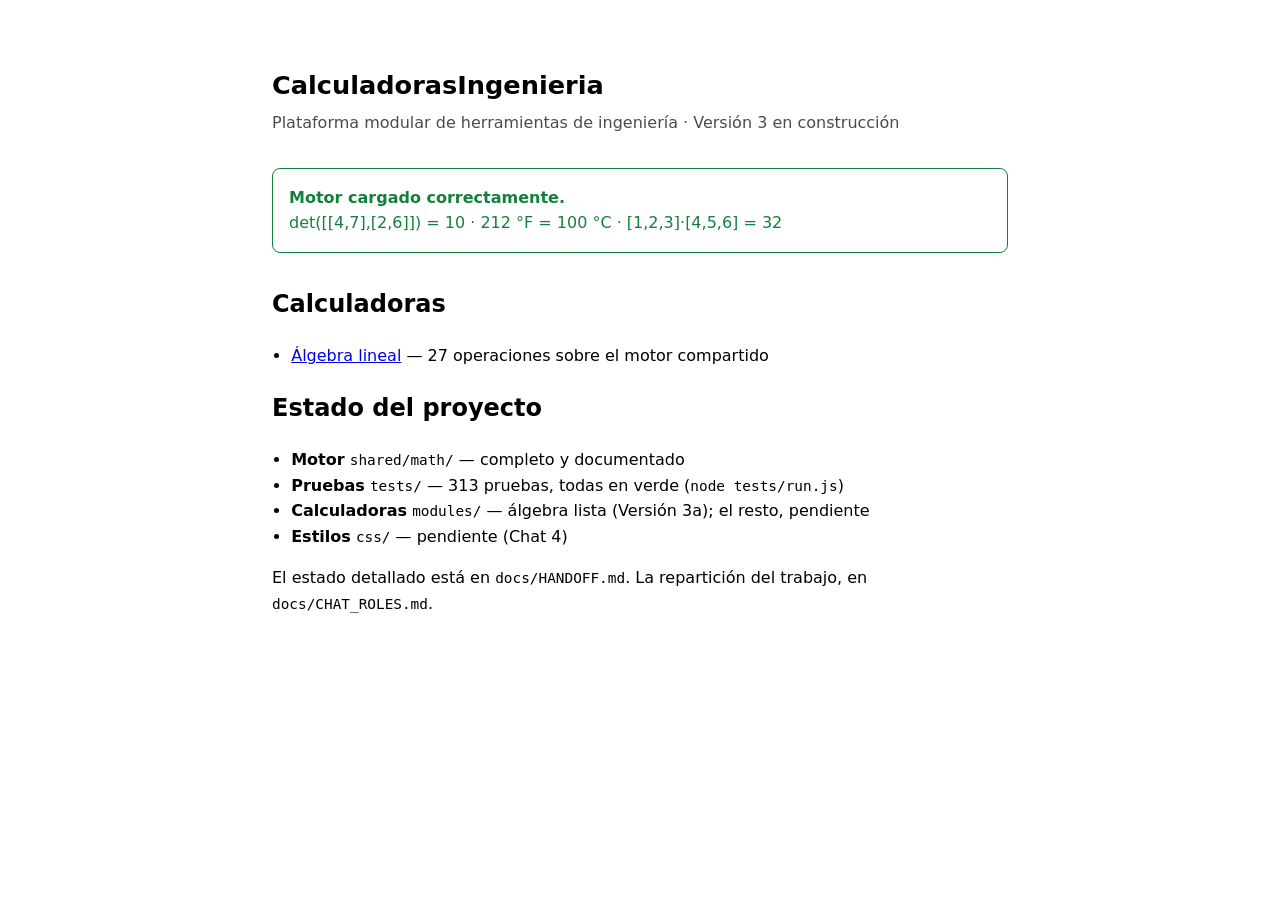
<file: index.html>
<!DOCTYPE html>
<html lang="es">
<head>
  <meta charset="UTF-8" />
  <meta name="viewport" content="width=device-width, initial-scale=1.0" />
  <title>CalculadorasIngenieria</title>
  <!--
    PROVISORIO — sigue siéndolo después de la Versión 3a.
    Este archivo verifica que el motor carga sobre HTTP (ver
    docs/adr/ADR-002-ejecucion-esm.md) y, desde el Paso 3, enlaza la
    calculadora de álgebra. El dashboard real es el Paso 4 (Versión 3b), con
    los estilos del Chat 4 en css/.
    No invertir trabajo de diseño acá: se va a reemplazar por completo.
  -->
  <style>
    :root { color-scheme: light dark; }
    body {
      font-family: system-ui, -apple-system, "Segoe UI", sans-serif;
      max-width: 46rem; margin: 0 auto; padding: 3rem 1.25rem; line-height: 1.6;
    }
    h1 { font-size: 1.6rem; margin-bottom: .25rem; }
    .sub { opacity: .7; margin-top: 0; }
    #estado { padding: 1rem; border-radius: .5rem; border: 1px solid currentColor; margin: 2rem 0; }
    #estado.ok { color: #15803d; }
    #estado.error { color: #b91c1c; }
    code { font-family: ui-monospace, "Cascadia Code", Consolas, monospace; font-size: .9em; }
    ul { padding-left: 1.2rem; }
  </style>
</head>
<body>

  <h1>CalculadorasIngenieria</h1>
  <p class="sub">Plataforma modular de herramientas de ingeniería · Versión 3 en construcción</p>

  <div id="estado">Verificando el motor matemático…</div>

  <h2>Calculadoras</h2>
  <ul>
    <li><a href="./modules/algebra/index.html">Álgebra lineal</a> — 27 operaciones sobre el motor compartido</li>
  </ul>

  <h2>Estado del proyecto</h2>
  <ul>
    <li><strong>Motor</strong> <code>shared/math/</code> — completo y documentado</li>
    <li><strong>Pruebas</strong> <code>tests/</code> — 313 pruebas, todas en verde (<code>node tests/run.js</code>)</li>
    <li><strong>Calculadoras</strong> <code>modules/</code> — álgebra lista (Versión 3a); el resto, pendiente</li>
    <li><strong>Estilos</strong> <code>css/</code> — pendiente (Chat 4)</li>
  </ul>

  <p>
    El estado detallado está en <code>docs/HANDOFF.md</code>. La repartición del
    trabajo, en <code>docs/CHAT_ROLES.md</code>.
  </p>

  <script type="module">
    import { Matrix, determinantByGauss, convert, vectors }
      from "./shared/math/index.js";

    const salida = document.getElementById("estado");

    try {
      // Comprobaciones de humo: una por capa del motor.
      const m = new Matrix([[4, 7], [2, 6]]);
      const det = determinantByGauss(m).value;
      const celsius = convert(212, "F", "C");
      const producto = vectors.dot([1, 2, 3], [4, 5, 6]);

      const ok =
        Math.abs(det - 10) < 1e-9 &&
        Math.abs(celsius - 100) < 1e-9 &&
        producto === 32;

      salida.className = ok ? "ok" : "error";
      salida.innerHTML = ok
        ? "<strong>Motor cargado correctamente.</strong><br>" +
          `det([[4,7],[2,6]]) = ${det} · 212 °F = ${celsius} °C · [1,2,3]·[4,5,6] = ${producto}`
        : `<strong>El motor cargó pero devolvió valores inesperados.</strong><br>` +
          `det = ${det} (esperado 10) · °C = ${celsius} (esperado 100) · dot = ${producto} (esperado 32)`;
    } catch (error) {
      salida.className = "error";
      salida.innerHTML =
        "<strong>No se pudo cargar el motor.</strong><br>" +
        `<code>${error.message}</code><br><br>` +
        "Si dice algo sobre CORS o <code>file://</code>, el proyecto se está " +
        "abriendo con doble clic. Hay que servirlo por HTTP: " +
        "<code>python -m http.server 8000</code> y después " +
        "<code>http://localhost:8000</code> (ver docs/adr/ADR-002).";
    }
  </script>

</body>
</html>
</file>
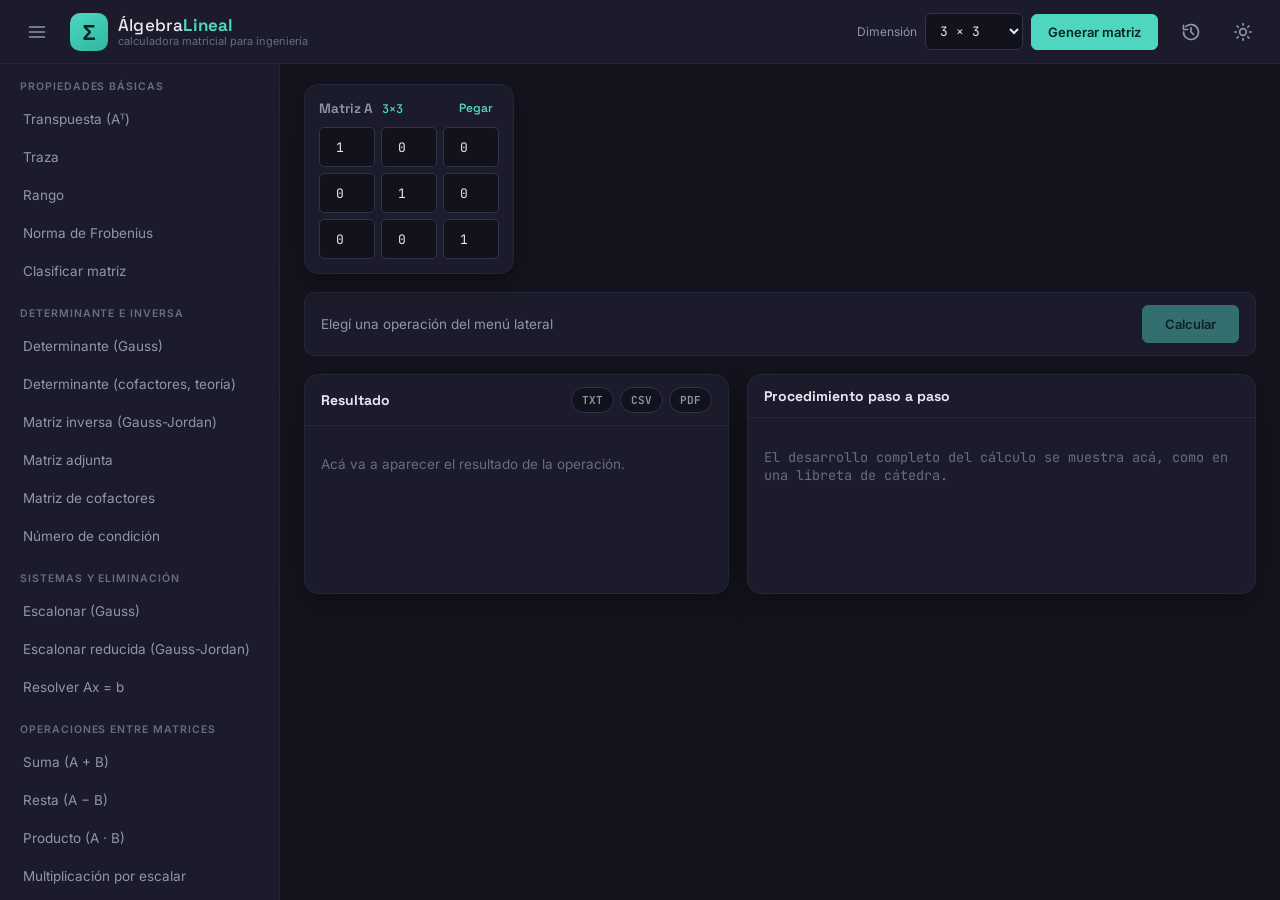
<file: CalculadoraAlgebra/index.html>
<!DOCTYPE html>
<html lang="es">
<head>
<meta charset="UTF-8" />
<meta name="viewport" content="width=device-width, initial-scale=1.0" />
<title>Álgebra Lineal — Calculadora</title>
<link rel="stylesheet" href="style.css" />
</head>
<body data-theme="dark">

  <!-- ============================ BARRA SUPERIOR ============================ -->
  <header class="topbar">
    <button class="icon-btn" id="btnToggleSidebar" aria-label="Mostrar/ocultar menú" title="Menú (Ctrl+B)">
      <svg width="20" height="20" viewBox="0 0 24 24" fill="none"><path d="M3 6h18M3 12h18M3 18h18" stroke="currentColor" stroke-width="2" stroke-linecap="round"/></svg>
    </button>
    <div class="brand">
      <span class="brand-mark">Σ</span>
      <div class="brand-text">
        <span class="brand-name">Álgebra<b>Lineal</b></span>
        <span class="brand-sub">calculadora matricial para ingeniería</span>
      </div>
    </div>
    <div class="topbar-spacer"></div>
    <div class="matrix-size-control">
      <label for="matSize">Dimensión</label>
      <select id="matSize"></select>
      <button class="btn btn-accent" id="btnGenerate">Generar matriz</button>
    </div>
    <button class="icon-btn" id="btnHistory" title="Historial (Ctrl+H)">
      <svg width="20" height="20" viewBox="0 0 24 24" fill="none"><path d="M3 12a9 9 0 1 0 3-6.7M3 4v5h5" stroke="currentColor" stroke-width="2" stroke-linecap="round" stroke-linejoin="round"/><path d="M12 7v5l3 3" stroke="currentColor" stroke-width="2" stroke-linecap="round"/></svg>
    </button>
    <button class="icon-btn" id="btnTheme" title="Cambiar tema">
      <svg width="20" height="20" viewBox="0 0 24 24" fill="none" id="themeIcon"><circle cx="12" cy="12" r="4" stroke="currentColor" stroke-width="2"/><path d="M12 2v2M12 20v2M4.9 4.9l1.4 1.4M17.7 17.7l1.4 1.4M2 12h2M20 12h2M4.9 19.1l1.4-1.4M17.7 6.3l1.4-1.4" stroke="currentColor" stroke-width="2" stroke-linecap="round"/></svg>
    </button>
  </header>

  <div class="app-body">

    <!-- ============================ BARRA LATERAL ============================ -->
    <nav class="sidebar" id="sidebar">
      <div class="sidebar-scroll">

        <div class="op-group">
          <h3>Propiedades básicas</h3>
          <button class="op-btn" data-op="transpose">Transpuesta (Aᵀ)</button>
          <button class="op-btn" data-op="trace">Traza</button>
          <button class="op-btn" data-op="rank">Rango</button>
          <button class="op-btn" data-op="norm">Norma de Frobenius</button>
          <button class="op-btn" data-op="classify">Clasificar matriz</button>
        </div>

        <div class="op-group">
          <h3>Determinante e inversa</h3>
          <button class="op-btn" data-op="det-gauss">Determinante (Gauss)</button>
          <button class="op-btn" data-op="det-cofactor">Determinante (cofactores, teoría)</button>
          <button class="op-btn" data-op="inverse">Matriz inversa (Gauss-Jordan)</button>
          <button class="op-btn" data-op="adjugate">Matriz adjunta</button>
          <button class="op-btn" data-op="cofactors">Matriz de cofactores</button>
          <button class="op-btn" data-op="condition">Número de condición</button>
        </div>

        <div class="op-group">
          <h3>Sistemas y eliminación</h3>
          <button class="op-btn" data-op="gauss">Escalonar (Gauss)</button>
          <button class="op-btn" data-op="gaussjordan">Escalonar reducida (Gauss-Jordan)</button>
          <button class="op-btn" data-op="solve">Resolver Ax = b</button>
        </div>

        <div class="op-group">
          <h3>Operaciones entre matrices</h3>
          <button class="op-btn" data-op="add">Suma (A + B)</button>
          <button class="op-btn" data-op="subtract">Resta (A − B)</button>
          <button class="op-btn" data-op="multiply">Producto (A · B)</button>
          <button class="op-btn" data-op="scalar">Multiplicación por escalar</button>
          <button class="op-btn" data-op="power">Potencia (Aⁿ)</button>
        </div>

        <div class="op-group">
          <h3>Matrices especiales</h3>
          <button class="op-btn" data-op="identity">Matriz identidad</button>
          <button class="op-btn" data-op="diagonal">Construir diagonal</button>
        </div>

        <div class="op-group">
          <h3>Autovalores y descomposiciones</h3>
          <button class="op-btn" data-op="eigenvalues">Autovalores (QR iterativo)</button>
          <button class="op-btn" data-op="eigenvectors">Autovectores</button>
          <button class="op-btn" data-op="diagonalization">Diagonalización (A=PDP⁻¹)</button>
          <button class="op-btn" data-op="lu">Descomposición LU</button>
          <button class="op-btn" data-op="qr">Factorización QR</button>
          <button class="op-btn" data-op="cholesky">Descomposición de Cholesky</button>
        </div>

      </div>
    </nav>

    <!-- ============================ ÁREA PRINCIPAL ============================ -->
    <main class="main-area">

      <section class="matrices-zone" id="matricesZone">
        <div class="matrix-card" id="cardA">
          <div class="matrix-card-head">
            <span>Matriz A <span class="dim-badge" id="dimBadgeA"></span></span>
            <button class="link-btn" data-paste-target="A" title="Pegar desde Excel / Sheets / MATLAB">Pegar</button>
          </div>
          <div class="matrix-grid" id="gridA"></div>
        </div>

        <div class="matrix-card hidden" id="cardB">
          <div class="matrix-card-head">
            <span>Matriz B <span class="dim-badge" id="dimBadgeB"></span></span>
            <button class="link-btn" data-paste-target="B" title="Pegar desde Excel / Sheets / MATLAB">Pegar</button>
          </div>
          <div class="matrix-grid" id="gridB"></div>
        </div>

        <div class="matrix-card hidden" id="cardVectorB">
          <div class="matrix-card-head"><span>Vector b</span></div>
          <div class="matrix-grid" id="gridVectorB"></div>
        </div>

        <div class="extra-controls hidden" id="scalarControl">
          <label for="scalarInput">Escalar k</label>
          <input type="number" id="scalarInput" value="2" step="any" />
        </div>

        <div class="extra-controls hidden" id="powerControl">
          <label for="powerInput">Exponente n</label>
          <input type="number" id="powerInput" value="2" min="0" step="1" />
        </div>
      </section>

      <div class="run-bar">
        <span class="run-bar-label" id="currentOpLabel">Elegí una operación del menú lateral</span>
        <button class="btn btn-accent btn-run" id="btnRun" disabled>Calcular</button>
      </div>

      <section class="results-zone">
        <div class="panel" id="resultPanel">
          <div class="panel-head"><h3>Resultado</h3>
            <div class="export-buttons">
              <button class="chip-btn" id="btnExportTxt">TXT</button>
              <button class="chip-btn" id="btnExportCsv">CSV</button>
              <button class="chip-btn" id="btnExportPdf">PDF</button>
            </div>
          </div>
          <div class="panel-body" id="resultBody">
            <p class="placeholder">Acá va a aparecer el resultado de la operación.</p>
          </div>
        </div>

        <div class="panel" id="stepsPanel">
          <div class="panel-head"><h3>Procedimiento paso a paso</h3></div>
          <div class="panel-body steps-body" id="stepsBody">
            <p class="placeholder">El desarrollo completo del cálculo se muestra acá, como en una libreta de cátedra.</p>
          </div>
        </div>
      </section>
    </main>
  </div>

  <!-- ============================ PANEL DE HISTORIAL ============================ -->
  <aside class="history-drawer" id="historyDrawer">
    <div class="panel-head">
      <h3>Historial de cálculos</h3>
      <button class="icon-btn" id="btnCloseHistory">✕</button>
    </div>
    <div class="history-list" id="historyList"></div>
  </aside>
  <div class="overlay" id="overlay"></div>

  <!-- ============================ VISTA DE IMPRESIÓN (EXPORT PDF) ============================ -->
  <div id="printArea" class="print-only"></div>

  <!-- Toast de notificaciones -->
  <div class="toast" id="toast"></div>

  <!-- Los módulos se cargan como <script> clásicos (no type="module") para que
       la aplicación funcione abriendo index.html directamente vía file://,
       sin bloqueos de CORS que sí ocurren con ES modules en ese protocolo. -->
  <script src="js/matrix.js"></script>
  <script src="js/vectors.js"></script>
  <script src="js/gauss.js"></script>
  <script src="js/determinant.js"></script>
  <script src="js/inverse.js"></script>
  <script src="js/eigen.js"></script>
  <script src="js/ui.js"></script>
  <script src="script.js"></script>
</body>
</html>
</file>
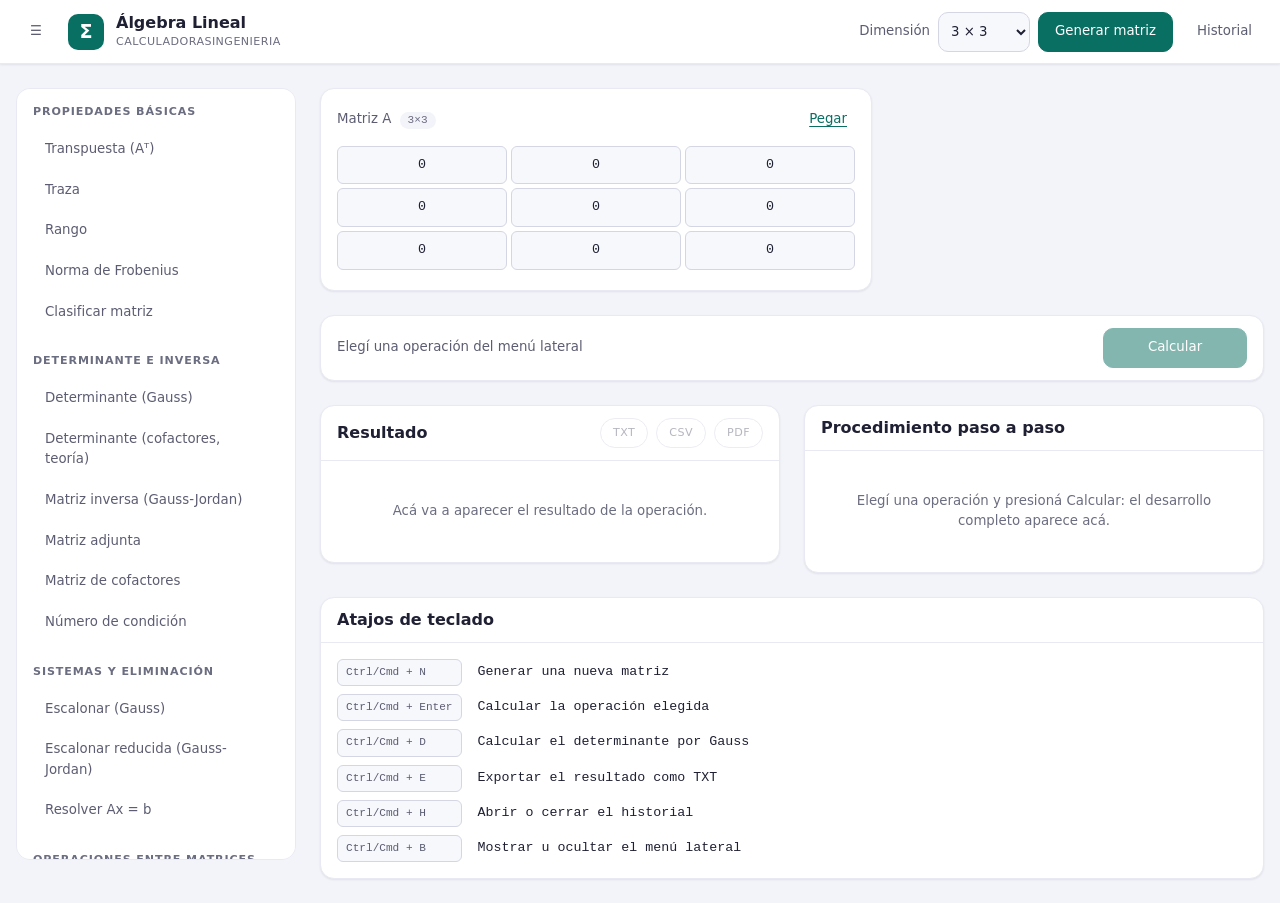
<file: modules/algebra/index.html>
<!DOCTYPE html>
<html lang="es">
<head>
  <meta charset="UTF-8" />
  <meta name="viewport" content="width=device-width, initial-scale=1.0" />
  <title>Álgebra Lineal — CalculadorasIngenieria</title>

  <!--
    ===========================================================================
    CONTRATO VISUAL PARA EL CHAT 4 (Diseño y UX)
    ===========================================================================
    Este archivo sale a propósito SIN estilos: css/ es zona del Chat 4
    (CHAT_ROLES.md §4) y el Chat 3 no la toca. La hoja de estilos se enlaza
    abajo y todavía no existe; hasta que exista, la calculadora funciona y se
    ve sin formato.

    Estructura y clases que genera el JavaScript, para que el Chat 4 pueda
    escribir el CSS sin leer el código:

    Menú lateral (lo construye app.js desde el catálogo)
      nav.sidebar > .op-group > h3 + button.op-btn[data-op]
      La operación elegida lleva además .is-active

    Entradas
      .matrix-card                tarjeta de una matriz; .is-hidden cuando no aplica
      .matrix-grid                grilla; usa la variable CSS --grid-cols
      input.matrix-input          celda; .is-invalid si el valor no es un número
      .extra-controls             escalar k y exponente n; .is-hidden cuando no aplican

    Panel de resultado
      .block                      un bloque de resultado
      .block-label                su título
      .matrix-table / .matrix-cell
      .vector-list                con modificador --row o --column; .vector-item
      .pairs-list                 <dl>; .pairs-name, .pairs-value
      .flags-list > .flag         con .flag--on / .flag--off; .flag-mark, .flag-name
      .scalar-value               un número solo, grande
      .block-text                 texto de conclusión
      .note                       aviso; .note--warning y .note--error
      .panel-empty                mensaje de panel vacío

    Panel de procedimiento
      ol.steps-list > li.step
      .step-badge                 tipo del paso; lleva además .step-badge--<type>
                                  con type ∈ info, swap, scale, elim, expand,
                                  compute, normalize, rotate, iterate, final
                                  (vocabulario cerrado de ADR-007 §3.3)
      .step-number, .step-text
      table.step-snapshot         estado de la matriz después del paso; es
                                  OPCIONAL: la mayoría de los pasos no lo trae y
                                  el diseño no puede depender de que esté

    Historial y avisos
      .history-drawer             con .is-open; .history-item, .history-meta
      .overlay                    con .is-visible
      .toast                      con .is-visible y .toast--info / .toast--error

    Impresión
      #printArea.print-only       solo visible al imprimir (export a PDF)
      Al imprimir conviene ocultar barra, menú, historial y overlay.
    ===========================================================================
  -->
  <link rel="stylesheet" href="../../css/algebra.css" />
</head>
<body>

  <header class="topbar">
    <button class="icon-btn" id="btnToggleSidebar" type="button" aria-label="Mostrar u ocultar el menú" title="Menú (Ctrl+B)">☰</button>

    <div class="brand">
      <span class="brand-mark">Σ</span>
      <span class="brand-text">
        <span class="brand-name">Álgebra Lineal</span>
        <span class="brand-sub">CalculadorasIngenieria</span>
      </span>
    </div>

    <div class="topbar-spacer"></div>

    <div class="matrix-size-control">
      <label for="matSize">Dimensión</label>
      <select id="matSize"></select>
      <button class="btn btn-accent" id="btnGenerate" type="button">Generar matriz</button>
    </div>

    <button class="icon-btn" id="btnHistory" type="button" title="Historial (Ctrl+H)">Historial</button>
  </header>

  <div class="app-body">

    <nav class="sidebar" id="sidebar" aria-label="Operaciones disponibles">
      <div class="sidebar-scroll" id="opMenu"></div>
    </nav>

    <main class="main-area">

      <section class="matrices-zone">
        <div class="matrix-card" id="cardA">
          <div class="matrix-card-head">
            <span>Matriz A <span class="dim-badge" id="dimBadgeA"></span></span>
            <button class="link-btn" id="btnPasteA" type="button" title="Pegar desde Excel, Sheets o MATLAB">Pegar</button>
          </div>
          <div class="matrix-grid" id="gridA"></div>
        </div>

        <div class="matrix-card is-hidden" id="cardB">
          <div class="matrix-card-head">
            <span>Matriz B <span class="dim-badge" id="dimBadgeB"></span></span>
            <button class="link-btn" id="btnPasteB" type="button" title="Pegar desde Excel, Sheets o MATLAB">Pegar</button>
          </div>
          <div class="matrix-grid" id="gridB"></div>
        </div>

        <div class="matrix-card is-hidden" id="cardVectorB">
          <div class="matrix-card-head"><span>Vector b</span></div>
          <div class="matrix-grid" id="gridVectorB"></div>
        </div>

        <div class="extra-controls is-hidden" id="scalarControl">
          <label for="scalarInput">Escalar k</label>
          <input type="text" inputmode="decimal" id="scalarInput" value="2" />
        </div>

        <div class="extra-controls is-hidden" id="powerControl">
          <label for="powerInput">Exponente n</label>
          <input type="number" id="powerInput" value="2" min="0" step="1" />
        </div>
      </section>

      <div class="run-bar">
        <span class="run-bar-label" id="currentOpLabel">Elegí una operación del menú lateral</span>
        <button class="btn btn-accent btn-run" id="btnRun" type="button" disabled>Calcular</button>
      </div>

      <section class="results-zone">
        <div class="panel" id="resultPanel">
          <div class="panel-head">
            <h3>Resultado</h3>
            <div class="export-buttons">
              <button class="chip-btn" id="btnExportTxt" type="button" disabled>TXT</button>
              <button class="chip-btn" id="btnExportCsv" type="button" disabled>CSV</button>
              <button class="chip-btn" id="btnExportPdf" type="button" disabled>PDF</button>
            </div>
          </div>
          <div class="panel-body" id="resultBody"></div>
        </div>

        <div class="panel" id="stepsPanel">
          <div class="panel-head"><h3>Procedimiento paso a paso</h3></div>
          <div class="panel-body steps-body" id="stepsBody"></div>
        </div>
      </section>

      <section class="panel shortcuts-panel">
        <div class="panel-head"><h3>Atajos de teclado</h3></div>
        <dl class="pairs-list" id="shortcutsList"></dl>
      </section>

    </main>
  </div>

  <aside class="history-drawer" id="historyDrawer" aria-label="Historial de cálculos">
    <div class="panel-head">
      <h3>Historial de cálculos</h3>
      <button class="link-btn" id="btnClearHistory" type="button">Vaciar</button>
      <button class="icon-btn" id="btnCloseHistory" type="button" aria-label="Cerrar el historial">✕</button>
    </div>
    <div class="history-list" id="historyList"></div>
  </aside>

  <div class="overlay" id="overlay"></div>

  <div id="printArea" class="print-only"></div>

  <div class="toast" id="toast" role="status" aria-live="polite"></div>

  <!--
    ES Modules servidos por HTTP (ADR-002). Abrir este archivo con doble clic
    no funciona: hay que servir la carpeta del proyecto, por ejemplo con
    `python -m http.server 8000`, y entrar por http://localhost:8000.
  -->
  <script type="module" src="./app.js"></script>

</body>
</html>
</file>
<file: CalculadoraAlgebra/style.css>
/* =============================================================================
   style.css — Calculadora de Álgebra Lineal
   Dirección visual: consola científica (MATLAB / Wolfram / VS Code oscuro)
   reinterpretada con paleta grafito-azulado + acento verde-azulado (teal),
   tipografía técnica (Space Grotesk / Inter / JetBrains Mono) y un panel de
   "procedimiento paso a paso" con estética de libreta de laboratorio como
   elemento de firma visual.
   ============================================================================= */

@import url('https://fonts.googleapis.com/css2?family=Space+Grotesk:wght@500;600;700&family=Inter:wght@400;500;600&family=JetBrains+Mono:wght@400;500;600&display=swap');

:root{
  --radius-sm: 6px;
  --radius-md: 10px;
  --radius-lg: 14px;
  --font-display: 'Space Grotesk', 'Segoe UI', sans-serif;
  --font-body: 'Inter', 'Segoe UI', sans-serif;
  --font-mono: 'JetBrains Mono', 'Consolas', monospace;
  --sidebar-w: 280px;
  --topbar-h: 64px;
}

/* ---------------------------------- Temas ---------------------------------- */
body[data-theme="dark"]{
  --bg: #14141f;
  --bg-elevated: #1b1b2b;
  --bg-panel: #1f1f31;
  --bg-input: #12121c;
  --border: #33334a;
  --border-soft: #26263a;
  --text: #e7e7f2;
  --text-dim: #9494ac;
  --text-faint: #6b6b82;
  --accent: #4fd6c0;
  --accent-strong: #2fb7a0;
  --accent-text: #06251f;
  --warn: #f5b95c;
  --danger: #f2716b;
  --ok: #6fdc9a;
  --shadow: 0 10px 30px rgba(0,0,0,0.35);
}

body[data-theme="light"]{
  --bg: #f3f4f9;
  --bg-elevated: #ffffff;
  --bg-panel: #ffffff;
  --bg-input: #f7f8fc;
  --border: #dcdde8;
  --border-soft: #e8e9f2;
  --text: #1b1b2b;
  --text-dim: #5c5d72;
  --text-faint: #8a8ba0;
  --accent: #0f9d8c;
  --accent-strong: #0b7a6d;
  --accent-text: #ffffff;
  --warn: #c17a11;
  --danger: #c9403a;
  --ok: #1c8a56;
  --shadow: 0 10px 30px rgba(20,20,40,0.08);
}

*{ box-sizing: border-box; }
html,body{ height:100%; }
body{
  margin:0;
  background: var(--bg);
  color: var(--text);
  font-family: var(--font-body);
  -webkit-font-smoothing: antialiased;
  transition: background .2s ease, color .2s ease;
}
button, select, input{ font-family: inherit; color: inherit; }
h1,h2,h3{ font-family: var(--font-display); margin:0; }
::selection{ background: var(--accent); color: var(--accent-text); }

/* Foco visible para accesibilidad de teclado */
a:focus-visible, button:focus-visible, select:focus-visible, input:focus-visible{
  outline: 2px solid var(--accent);
  outline-offset: 2px;
}

@media (prefers-reduced-motion: reduce){
  *{ animation-duration: 0.001ms !important; transition-duration: 0.001ms !important; }
}

/* --------------------------------- Topbar ----------------------------------- */
.topbar{
  height: var(--topbar-h);
  display:flex; align-items:center; gap:14px;
  padding: 0 18px;
  background: var(--bg-elevated);
  border-bottom: 1px solid var(--border-soft);
  position: sticky; top:0; z-index: 30;
}
.brand{ display:flex; align-items:center; gap:10px; }
.brand-mark{
  font-family: var(--font-display); font-weight:700; font-size:22px;
  width:38px; height:38px; display:flex; align-items:center; justify-content:center;
  background: linear-gradient(150deg, var(--accent), var(--accent-strong));
  color: var(--accent-text); border-radius: var(--radius-md);
}
.brand-text{ display:flex; flex-direction:column; line-height:1.1; }
.brand-name{ font-family: var(--font-display); font-weight:500; font-size:17px; letter-spacing:.2px; }
.brand-name b{ font-weight:700; color: var(--accent); }
.brand-sub{ font-size:11px; color: var(--text-faint); }
.topbar-spacer{ flex:1; }

.matrix-size-control{ display:flex; align-items:center; gap:8px; }
.matrix-size-control label{ font-size:12px; color: var(--text-dim); }
.matrix-size-control select{
  background: var(--bg-input); border:1px solid var(--border); color: var(--text);
  border-radius: var(--radius-sm); padding:8px 10px; font-family: var(--font-mono); font-size:13px;
}

.icon-btn{
  width:38px; height:38px; display:flex; align-items:center; justify-content:center;
  background: transparent; border:1px solid transparent; border-radius: var(--radius-sm);
  color: var(--text-dim); cursor:pointer; transition: background .15s, color .15s, border-color .15s;
}
.icon-btn:hover{ background: var(--bg-panel); color: var(--text); border-color: var(--border-soft); }

.btn{
  border:1px solid var(--border); background: var(--bg-panel); color: var(--text);
  padding:9px 16px; border-radius: var(--radius-sm); font-size:13px; font-weight:600;
  cursor:pointer; transition: transform .12s ease, background .15s ease, border-color .15s ease;
}
.btn:hover{ border-color: var(--accent); }
.btn:active{ transform: translateY(1px); }
.btn-accent{ background: var(--accent); border-color: var(--accent); color: var(--accent-text); }
.btn-accent:hover{ background: var(--accent-strong); border-color: var(--accent-strong); }
.btn:disabled{ opacity:.45; cursor:not-allowed; }

/* --------------------------------- Layout ----------------------------------- */
.app-body{ display:flex; min-height: calc(100vh - var(--topbar-h)); }

.sidebar{
  width: var(--sidebar-w); flex-shrink:0; background: var(--bg-elevated);
  border-right: 1px solid var(--border-soft);
  transition: margin-left .22s ease;
}
.sidebar-scroll{ padding: 16px 12px; max-height: calc(100vh - var(--topbar-h)); overflow-y:auto; position: sticky; top: var(--topbar-h); }
.sidebar.collapsed{ margin-left: calc(-1 * var(--sidebar-w)); }

.op-group{ margin-bottom: 18px; }
.op-group h3{
  font-size:10.5px; letter-spacing:.09em; text-transform:uppercase;
  color: var(--text-faint); font-family: var(--font-body); font-weight:600;
  padding: 0 8px 8px;
}
.op-btn{
  display:block; width:100%; text-align:left; background: transparent; border:1px solid transparent;
  color: var(--text-dim); padding:9px 10px; border-radius: var(--radius-sm); font-size:13.5px;
  cursor:pointer; margin-bottom:2px; transition: background .12s, color .12s;
}
.op-btn:hover{ background: var(--bg-panel); color: var(--text); }
.op-btn.active{ background: var(--accent); color: var(--accent-text); font-weight:600; }

.main-area{ flex:1; padding: 20px 24px 40px; min-width:0; }

/* ---------------------------------- Matrices --------------------------------- */
.matrices-zone{ display:flex; gap:18px; flex-wrap:wrap; align-items:flex-start; }
.matrix-card{
  background: var(--bg-elevated); border:1px solid var(--border-soft); border-radius: var(--radius-lg);
  padding:14px; box-shadow: var(--shadow);
}
.matrix-card.hidden{ display:none; }
.matrix-card-head{
  display:flex; justify-content:space-between; align-items:center;
  font-family: var(--font-display); font-weight:600; font-size:13.5px; margin-bottom:10px;
  color: var(--text-dim);
}
.dim-badge{ font-family: var(--font-mono); color: var(--accent); font-weight:500; font-size:12px; margin-left:6px; }
.link-btn{
  background:none; border:none; color: var(--accent); font-size:12px; cursor:pointer; font-weight:600;
}
.link-btn:hover{ text-decoration: underline; }

.matrix-grid{ display:grid; gap:6px; }
.matrix-cell{
  width: 56px; height:40px; text-align:center; background: var(--bg-input);
  border:1px solid var(--border); border-radius:5px; color: var(--text);
  font-family: var(--font-mono); font-size:13px; -moz-appearance: textfield;
}
.matrix-cell:focus{ border-color: var(--accent); }
.matrix-cell.invalid{ border-color: var(--danger); background: rgba(242,113,107,.08); }

.extra-controls{ display:flex; align-items:center; gap:10px; background: var(--bg-elevated); border:1px solid var(--border-soft); padding:12px 16px; border-radius: var(--radius-lg); }
.extra-controls.hidden{ display:none; }
.extra-controls input{ width:90px; background: var(--bg-input); border:1px solid var(--border); border-radius:5px; padding:8px; font-family: var(--font-mono); }
.extra-controls label{ font-size:12.5px; color: var(--text-dim); }

/* ---------------------------------- Run bar ----------------------------------- */
.run-bar{
  display:flex; align-items:center; justify-content:space-between; gap:12px;
  margin: 18px 0; padding: 12px 16px; background: var(--bg-elevated);
  border:1px solid var(--border-soft); border-radius: var(--radius-md);
}
.run-bar-label{ font-size:13.5px; color: var(--text-dim); }
.btn-run{ padding:10px 22px; }

/* ---------------------------------- Resultados --------------------------------- */
.results-zone{ display:grid; grid-template-columns: 1fr 1.2fr; gap:18px; }
.panel{
  background: var(--bg-elevated); border:1px solid var(--border-soft); border-radius: var(--radius-lg);
  box-shadow: var(--shadow); display:flex; flex-direction:column; min-height:220px;
}
.panel-head{
  display:flex; align-items:center; justify-content:space-between;
  padding:12px 16px; border-bottom:1px solid var(--border-soft);
}
.panel-head h3{ font-size:14px; }
.export-buttons{ display:flex; gap:6px; }
.chip-btn{
  background: var(--bg-input); border:1px solid var(--border); color: var(--text-dim);
  padding:5px 10px; border-radius:20px; font-size:11px; font-weight:600; cursor:pointer;
  font-family: var(--font-mono);
}
.chip-btn:hover{ color: var(--accent); border-color: var(--accent); }

.panel-body{ padding:16px; overflow:auto; max-height: 560px; }
.placeholder{ color: var(--text-faint); font-size:13.5px; }

/* Firma visual: libreta de procedimiento paso a paso, estilo consola científica */
.steps-body{ font-family: var(--font-mono); font-size:12.8px; }
.step-line{
  display:flex; gap:10px; padding:8px 0 8px 12px; border-left:2px solid var(--border);
  margin-bottom:2px; color: var(--text-dim); position:relative;
}
.step-line .step-idx{ color: var(--accent); font-weight:600; flex-shrink:0; }
.step-line.type-swap{ border-left-color: var(--warn); }
.step-line.type-swap .step-idx{ color: var(--warn); }
.step-line.type-final{ border-left-color: var(--ok); color: var(--text); font-weight:600; }
.step-line.type-final .step-idx{ color: var(--ok); }
.step-snapshot{
  margin: 6px 0 10px 12px; padding:8px 10px; background: var(--bg-input); border-radius:6px;
  font-size:12px; color: var(--text-dim); white-space: pre;
}

.result-matrix{ border-collapse: collapse; font-family: var(--font-mono); font-size:13.5px; }
.result-matrix td{ padding:6px 12px; text-align:right; border-bottom:1px solid var(--border-soft); }
.result-value{ font-family: var(--font-mono); font-size:20px; font-weight:600; color: var(--accent); }
.result-note{ margin-top:10px; font-size:12.8px; color: var(--text-dim); line-height:1.5; }
.result-note.warn{ color: var(--warn); }
.result-note.danger{ color: var(--danger); }
.result-note.ok{ color: var(--ok); }

/* --------------------------------- Historial ----------------------------------- */
.history-drawer{
  position:fixed; top:0; right:0; height:100vh; width: 340px; max-width:90vw;
  background: var(--bg-elevated); border-left:1px solid var(--border-soft);
  transform: translateX(100%); transition: transform .25s ease; z-index:60; display:flex; flex-direction:column;
}
.history-drawer.open{ transform: translateX(0); }
.history-list{ padding:10px; overflow-y:auto; flex:1; }
.history-item{
  padding:10px 12px; border:1px solid var(--border-soft); border-radius: var(--radius-sm);
  margin-bottom:8px; cursor:pointer; font-size:12.5px; transition: border-color .12s;
}
.history-item:hover{ border-color: var(--accent); }
.history-item .h-title{ font-weight:600; margin-bottom:3px; }
.history-item .h-meta{ color: var(--text-faint); font-family: var(--font-mono); font-size:11px; display:flex; justify-content:space-between; }
.history-item .h-actions{ margin-top:6px; display:flex; gap:8px; }
.history-item .h-actions button{ font-size:11px; background:none; border:none; color: var(--danger); cursor:pointer; padding:0; }

.overlay{
  position:fixed; inset:0; background: rgba(0,0,0,.4); opacity:0; pointer-events:none; transition: opacity .2s; z-index:55;
}
.overlay.show{ opacity:1; pointer-events:auto; }

/* ----------------------------------- Toast ------------------------------------- */
.toast{
  position:fixed; bottom:24px; left:50%; transform: translateX(-50%) translateY(20px);
  background: var(--bg-elevated); border:1px solid var(--border); color: var(--text);
  padding:12px 20px; border-radius: var(--radius-md); font-size:13px; box-shadow: var(--shadow);
  opacity:0; pointer-events:none; transition: opacity .2s, transform .2s; z-index:80;
}
.toast.show{ opacity:1; transform: translateX(-50%) translateY(0); }
.toast.danger{ border-color: var(--danger); color: var(--danger); }

/* ----------------------------------- Print ------------------------------------- */
.print-only{ display:none; }
@media print{
  body *{ visibility:hidden; }
  .print-only, .print-only *{ visibility:visible; }
  .print-only{ display:block; position:absolute; top:0; left:0; width:100%; padding:20px; color:#000; background:#fff; }
}

/* --------------------------------- Responsive ----------------------------------- */
@media (max-width: 980px){
  .results-zone{ grid-template-columns: 1fr; }
}

@media (max-width: 760px){
  :root{ --topbar-h: 56px; }
  .brand-sub{ display:none; }
  .matrix-size-control label{ display:none; }
  .sidebar{
    position:fixed; top: var(--topbar-h); left:0; height: calc(100vh - var(--topbar-h));
    z-index:50; margin-left: calc(-1 * var(--sidebar-w)); box-shadow: var(--shadow);
  }
  .sidebar.open{ margin-left:0; }
  .main-area{ padding: 14px; }
  .matrix-cell{ width:46px; height:36px; font-size:12px; }
  .topbar{ padding:0 10px; gap:8px; }
  .brand-mark{ width:32px; height:32px; font-size:18px; }
}
</file>
<file: css/algebra.css>
/*
 * algebra.css
 * ---------------------------------------------------------------------------
 * Descripción: hoja de la calculadora de álgebra lineal.
 *
 *   Es el ÚNICO archivo de `css/` que conoce esta calculadora. Contiene dos
 *   cosas y nada más:
 *
 *   1. El acento de la disciplina.
 *   2. Lo que solo existe en álgebra: la zona de carga de matrices, el
 *      selector de dimensión, la disposición de los dos paneles de resultado y
 *      el panel de atajos.
 *
 *   Todo lo demás lo va a heredar cualquier calculadora que se escriba
 *   después: la cáscara, los botones, los paneles, el historial y el aviso
 *   flotante están en `components.css`; los bloques de resultado, los avisos y
 *   el procedimiento paso a paso, en `results.css`.
 *
 * POR QUÉ LOS @import
 *   `modules/algebra/index.html` enlaza una sola hoja, y ese archivo es del
 *   Chat 3. Encadenar las otras cuatro desde acá evita pedirle un cambio de
 *   HTML para algo que el CSS resuelve solo. El costo es una cascada de
 *   descargas en serie: cuando el Paso 4 arme la cáscara compartida conviene
 *   que el HTML enlace las cinco hojas en paralelo y estos @import
 *   desaparezcan. Queda anotado en el HANDOFF como D19; no bloquea nada hoy.
 *
 * Autor: Chat 4 — Diseño y UX
 * Fecha de creación: 2026-09-14
 * Dependencias: tokens.css, base.css, components.css, results.css.
 * ---------------------------------------------------------------------------
 */

@import url('tokens.css');
@import url('base.css');
@import url('components.css');
@import url('results.css');

/* ============================================================================
   1. ACENTO DE LA DISCIPLINA

   El teal de la consola científica de `legacy/calculadora-algebra-v1/`, con el
   valor del tema claro corregido: el `#0f9d8c` original daba 3.38:1 sobre
   blanco, por debajo del 4.5 que exige el texto normal, y el acento se usa en
   botones y enlaces, que son texto. `#0a6f63` da 5.51:1 sobre la superficie
   más exigente de las tres.

   Redefinir `--accent` acá es todo el mecanismo de personalización por módulo.
   La plataforma declara un índigo institucional en `tokens.css` y esta línea
   lo reemplaza; si se borrara, la calculadora se pondría índigo y seguiría
   funcionando. Esa es la prueba de que el acento de plataforma y el de
   disciplina son dos cosas distintas y no el mismo color con dos nombres.

   Cuando el Paso 4 monte varias calculadoras bajo una misma cáscara, esta
   declaración se muda de `:root` a un contenedor `.module-algebra` y el resto
   del archivo no cambia: todas las reglas de abajo ya están acotadas a
   elementos que solo existen en esta calculadora.
   ============================================================================ */

:root {
  --accent: light-dark(var(--teal-700), var(--teal-300));
  --accent-strong: light-dark(var(--teal-800), var(--teal-400));
  --accent-contrast: light-dark(var(--paper-000), var(--teal-950));
  --accent-wash: light-dark(rgb(10 111 99 / 0.10), rgb(79 214 192 / 0.14));
}

/* ============================================================================
   2. ZONA DE CARGA DE MATRICES
   ============================================================================ */

.matrices-zone {
  display: flex;
  flex-flow: row wrap;
  align-items: flex-start;
  gap: var(--space-4);
}

.matrix-card {
  display: flex;
  flex-direction: column;
  gap: var(--space-3);
  min-width: 0;
  max-width: 100%;
  padding: var(--space-4);
  background-color: var(--surface-panel);
  border: 1px solid var(--border-soft);
  border-radius: var(--radius-lg);
  box-shadow: var(--shadow-sm);
}

.matrix-card-head {
  display: flex;
  align-items: center;
  justify-content: space-between;
  gap: var(--space-3);
  color: var(--text-secondary);
  font-size: var(--text-sm);
  font-weight: var(--weight-medium);
}

.dim-badge {
  display: inline-block;
  margin-left: var(--space-1);
  padding: 0 var(--space-2);
  border-radius: var(--radius-pill);
  background-color: var(--surface-hover);
  color: var(--text-muted);
  font-family: var(--font-mono);
  font-size: var(--text-xs);
}

/* ----------------------------------------------------------------------------
   2.1 Grilla de celdas

   `view/matrix-input.js` escribe `--grid-cols` en el contenedor con el número
   de columnas. El `3` del fallback es el valor con el que arranca la
   calculadora; si por algún motivo la variable no llegara, la grilla se ve mal
   pero se ve, en vez de colapsar a una sola columna.

   El ancho de celda es `minmax(2.75rem, 1fr)`: con una 15×15 quince columnas
   de ancho fijo no entran en ninguna pantalla, así que la tarjeta desplaza en
   horizontal y las celdas no bajan de un tamaño escribible.
   ---------------------------------------------------------------------------- */

.matrix-grid {
  display: grid;
  grid-template-columns: repeat(var(--grid-cols, 3), minmax(2.75rem, 1fr));
  gap: var(--space-1);
  max-width: 100%;
  padding-bottom: var(--space-1);
  overflow-x: auto;
  overscroll-behavior-x: contain;
}

.matrix-input {
  width: 100%;
  min-width: 2.75rem;
  padding: var(--space-2) var(--space-1);
  border: 1px solid var(--border-strong);
  border-radius: var(--radius-sm);
  background-color: var(--surface-field);
  color: var(--text-primary);
  font-family: var(--font-mono);
  font-size: var(--text-sm);
  text-align: center;
  transition: border-color var(--motion-fast), background-color var(--motion-fast);
}

.matrix-input:hover {
  border-color: var(--accent);
}

/* Una celda inválida se marca con color, con grosor de borde y con un fondo
   lavado. Tres señales y no una: el color solo no sirve para quien no
   distingue el rojo del gris, y la calculadora ya señala además la posición
   `(fila, columna)` en el texto del error. */
.matrix-input.is-invalid {
  border-color: var(--state-danger);
  border-width: 2px;
  background-color: var(--state-danger-wash);
  color: var(--state-danger);
}

/* ============================================================================
   3. CONTROLES AUXILIARES
   ============================================================================ */

.extra-controls {
  display: flex;
  align-items: center;
  gap: var(--space-3);
  padding: var(--space-3) var(--space-4);
  background-color: var(--surface-panel);
  border: 1px solid var(--border-soft);
  border-radius: var(--radius-lg);
  box-shadow: var(--shadow-sm);
}

.extra-controls label {
  color: var(--text-secondary);
  font-size: var(--text-sm);
  white-space: nowrap;
}

.extra-controls input {
  width: 6rem;
  padding: var(--space-2) var(--space-3);
  border: 1px solid var(--border-strong);
  border-radius: var(--radius-sm);
  background-color: var(--surface-field);
  color: var(--text-primary);
  font-family: var(--font-mono);
  font-size: var(--text-sm);
  text-align: right;
}

.matrix-size-control {
  display: flex;
  align-items: center;
  gap: var(--space-2);
  flex: 0 0 auto;
}

.matrix-size-control label {
  color: var(--text-secondary);
  font-size: var(--text-sm);
  white-space: nowrap;
}

.matrix-size-control select {
  min-height: 2.5rem;
  padding: var(--space-1) var(--space-2);
  border: 1px solid var(--border-strong);
  border-radius: var(--radius-md);
  background-color: var(--surface-field);
  color: var(--text-primary);
  font-size: var(--text-sm);
}

/* ============================================================================
   4. ZONA DE RESULTADOS

   Dos paneles lado a lado: resultado y procedimiento. Se reparten en partes
   iguales y no en una proporción fija porque el procedimiento de una 15×15
   necesita tanto ancho como el resultado, y el de una operación sin desarrollo
   no necesita ninguno — una proporción fija acierta en un caso y falla en el
   otro.
   ============================================================================ */

.results-zone {
  display: grid;
  grid-template-columns: repeat(2, minmax(0, 1fr));
  gap: var(--space-5);
  align-items: start;
}

/* El panel de atajos es material de referencia, no de trabajo: ocupa el ancho
   completo abajo de todo y se muestra en varias columnas si hay lugar. */
.shortcuts-panel .pairs-list {
  padding: var(--space-4);
}

.shortcuts-panel .pairs-name {
  padding: var(--space-1) var(--space-2);
  border: 1px solid var(--border-strong);
  border-radius: var(--radius-sm);
  background-color: var(--surface-field);
  font-family: var(--font-mono);
  font-size: var(--text-xs);
  white-space: nowrap;
}

/* ============================================================================
   5. ADAPTACIÓN A PANTALLAS ANGOSTAS
   ============================================================================ */

@media (max-width: 1080px) {
  .results-zone {
    grid-template-columns: minmax(0, 1fr);
  }
}

@media (max-width: 560px) {
  .matrices-zone {
    flex-direction: column;
    align-items: stretch;
  }

  .matrix-card,
  .extra-controls {
    padding: var(--space-3);
  }

  .matrix-size-control {
    flex: 1 1 100%;
    justify-content: space-between;
  }

  .matrix-size-control .btn {
    flex: 0 0 auto;
  }

  .extra-controls {
    justify-content: space-between;
  }

  .shortcuts-panel .pairs-list {
    padding: var(--space-3);
  }
}

/* ============================================================================
   6. IMPRESIÓN
   ============================================================================ */

@media print {
  .matrices-zone,
  .extra-controls,
  .matrix-size-control {
    display: none !important;
  }

  .results-zone {
    display: block;
  }
}
</file>
